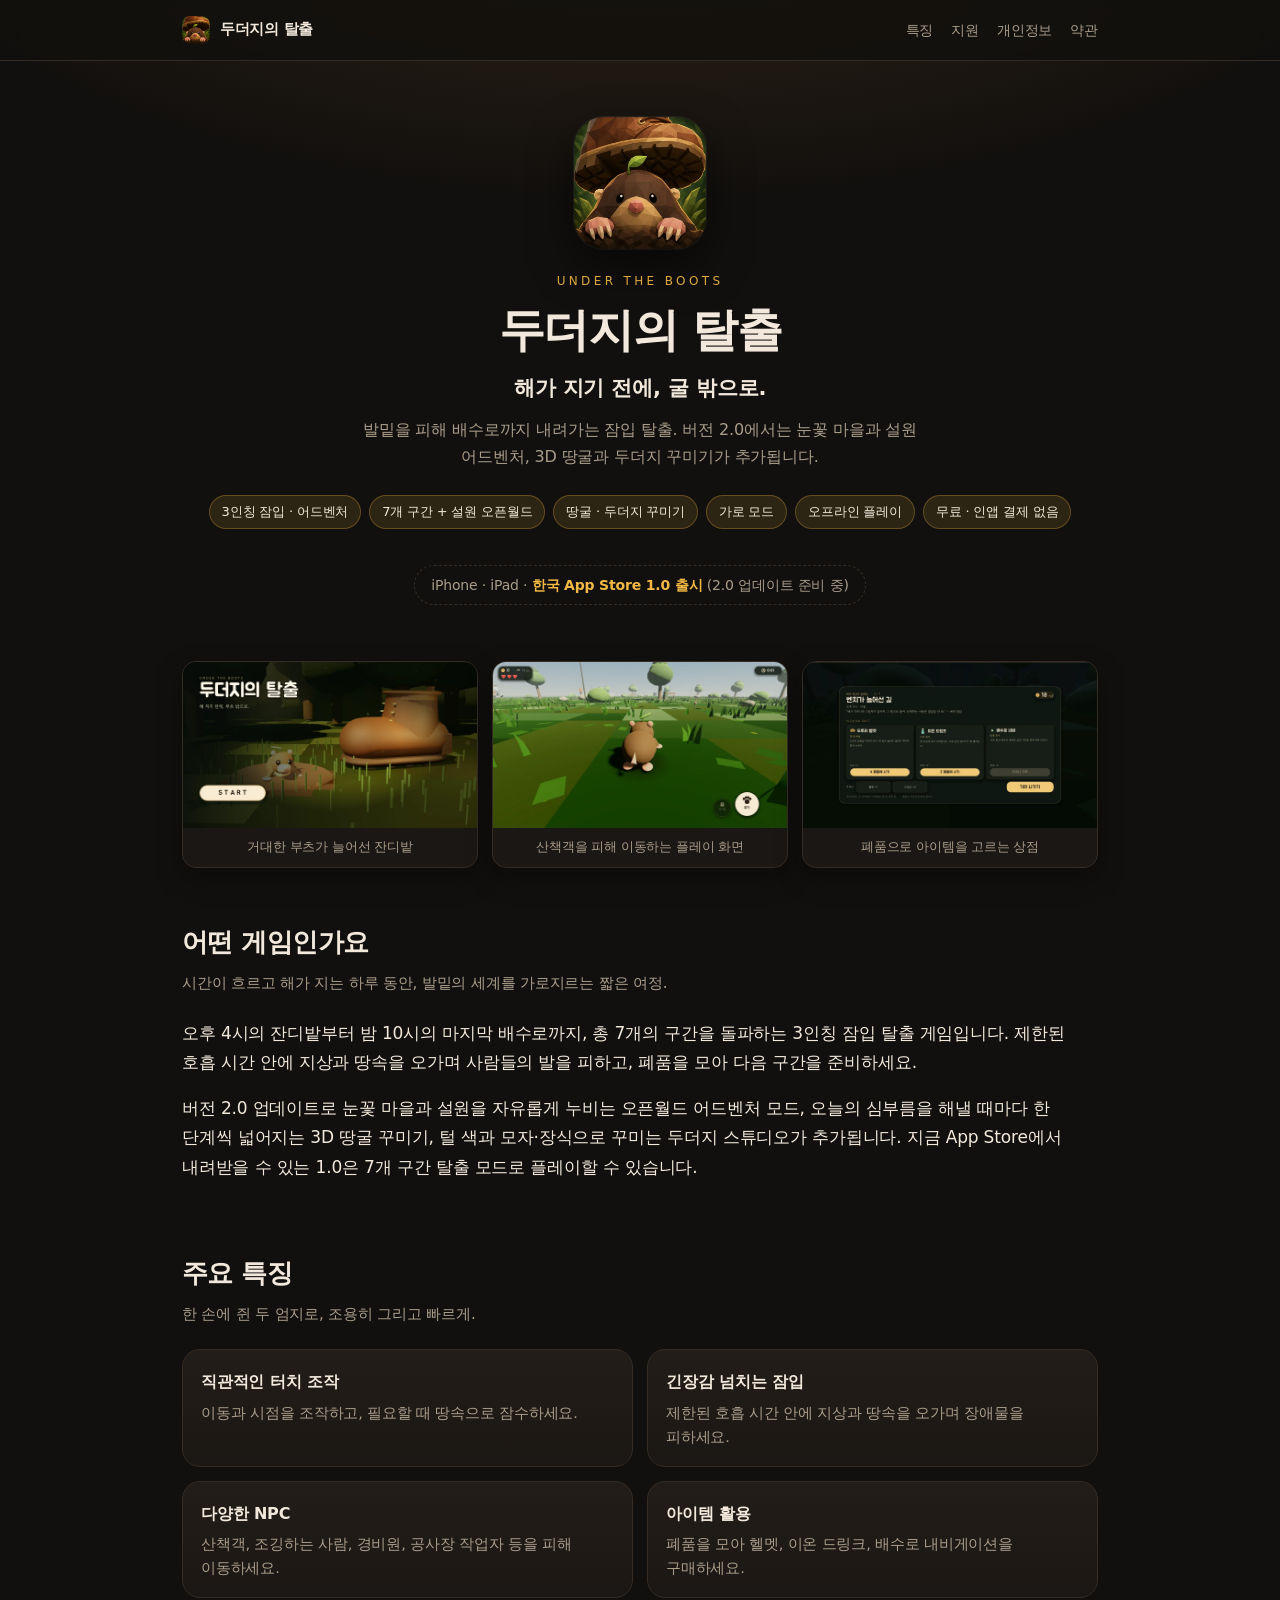
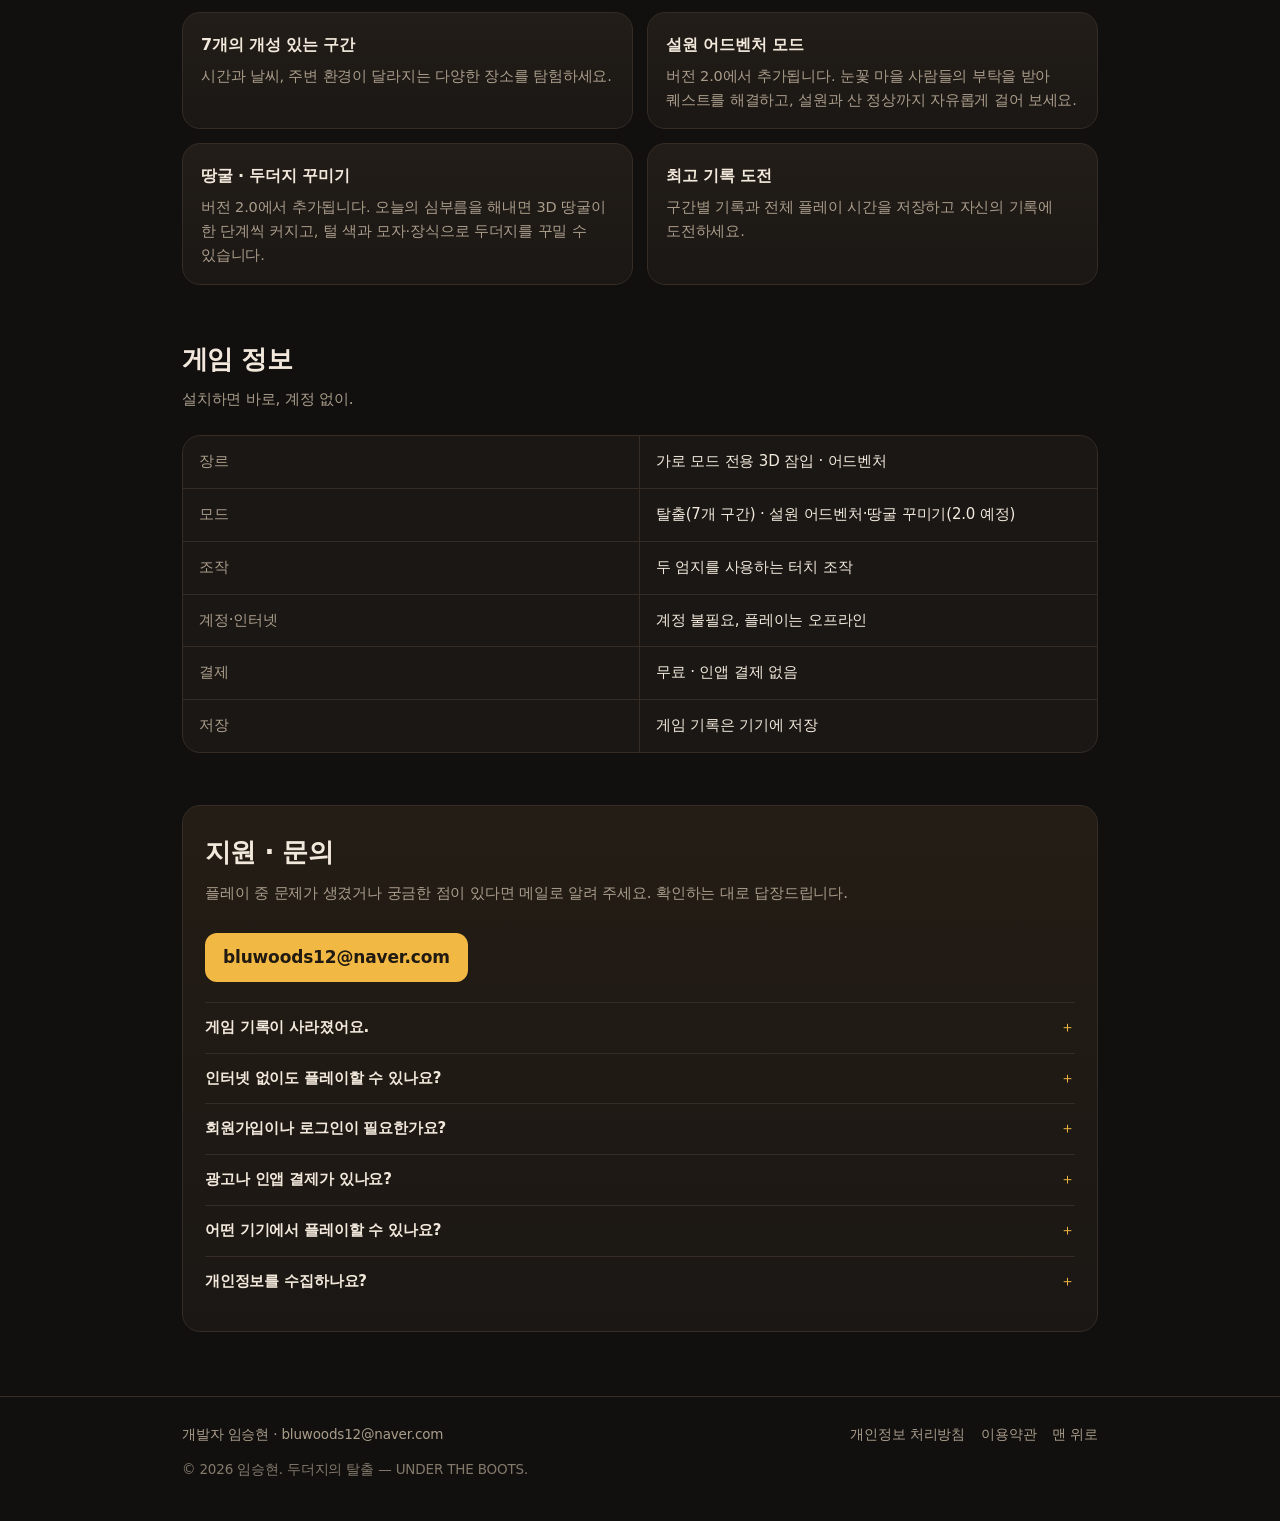
<file: index.html>
<!DOCTYPE html>
<html lang="ko">
<head>
<meta charset="utf-8">
<meta name="viewport" content="width=device-width, initial-scale=1">
<title>두더지의 탈출 — UNDER THE BOOTS</title>
<meta name="description" content="해가 지기 전에, 굴 밖으로. 7개 구간을 돌파하는 3인칭 잠입 탈출, 눈꽃 마을과 설원을 누비는 어드벤처, 매일 커지는 3D 땅굴과 두더지 꾸미기. 두더지의 탈출 — UNDER THE BOOTS.">
<meta name="theme-color" content="#12100e">
<meta property="og:type" content="website">
<meta property="og:title" content="두더지의 탈출 — UNDER THE BOOTS">
<meta property="og:description" content="해가 지기 전에, 굴 밖으로. 7개 구간을 돌파하는 3인칭 잠입 탈출과, 눈꽃 마을·설원을 누비는 어드벤처, 땅굴·두더지 꾸미기.">
<meta property="og:image" content="assets/icon-512.png">
<link rel="icon" href="assets/icon-32.png" sizes="32x32" type="image/png">
<link rel="apple-touch-icon" href="assets/icon-180.png">
<link rel="stylesheet" href="assets/style.css">
</head>
<body>

<header class="site-header">
  <div class="wrap">
    <a class="brand" href="index.html">
      <img src="assets/icon-180.png" alt="" width="28" height="28">
      두더지의 탈출
    </a>
    <nav class="header-nav">
      <a href="#features">특징</a>
      <a href="#support">지원</a>
      <a href="privacy.html">개인정보</a>
      <a href="terms.html">약관</a>
    </nav>
  </div>
</header>

<main>
  <div class="wrap">

    <section class="hero" id="top">
      <picture>
        <source srcset="assets/icon-512.webp" type="image/webp">
        <img class="app-icon" src="assets/icon-512.png" alt="두더지의 탈출 앱 아이콘" width="512" height="512">
      </picture>
      <p class="eyebrow">Under the Boots</p>
      <h1>두더지의 탈출</h1>
      <p class="tagline">해가 지기 전에, 굴 밖으로.</p>
      <p class="lead">발밑을 피해 배수로까지 내려가는 잠입 탈출. 버전 2.0에서는 눈꽃 마을과 설원 어드벤처, 3D 땅굴과 두더지 꾸미기가 추가됩니다.</p>
      <ul class="badges">
        <li>3인칭 잠입 · 어드벤처</li>
        <li>7개 구간 + 설원 오픈월드</li>
        <li>땅굴 · 두더지 꾸미기</li>
        <li>가로 모드</li>
        <li>오프라인 플레이</li>
        <li>무료 · 인앱 결제 없음</li>
      </ul>
      <p class="store-note">iPhone · iPad · <a href="https://apps.apple.com/kr/app/%EB%91%90%EB%8D%94%EC%A7%80%EC%9D%98-%ED%83%88%EC%B6%9C/id6837170808" target="_blank" rel="noopener">한국 App Store 1.0 출시</a> (2.0 업데이트 준비 중)</p>
    </section>

    <section class="gallery" aria-label="게임 화면">
      <div class="shots">
        <figure>
          <picture>
            <source srcset="assets/shot-title.webp" type="image/webp">
            <img src="assets/shot-title.jpg" alt="두더지의 탈출 타이틀 화면" width="1280" height="720" loading="lazy">
          </picture>
          <figcaption>거대한 부츠가 늘어선 잔디밭</figcaption>
        </figure>
        <figure>
          <picture>
            <source srcset="assets/shot-stage1.webp" type="image/webp">
            <img src="assets/shot-stage1.jpg" alt="1구간 플레이 화면" width="1280" height="720" loading="lazy">
          </picture>
          <figcaption>산책객을 피해 이동하는 플레이 화면</figcaption>
        </figure>
        <figure>
          <picture>
            <source srcset="assets/shot-shop.webp" type="image/webp">
            <img src="assets/shot-shop.jpg" alt="구간 시작 전 상점 화면" width="1280" height="720" loading="lazy">
          </picture>
          <figcaption>폐품으로 아이템을 고르는 상점</figcaption>
        </figure>
      </div>
    </section>

    <section class="block" id="about">
      <h2>어떤 게임인가요</h2>
      <p class="section-sub">시간이 흐르고 해가 지는 하루 동안, 발밑의 세계를 가로지르는 짧은 여정.</p>
      <p>오후 4시의 잔디밭부터 밤 10시의 마지막 배수로까지, 총 7개의 구간을 돌파하는 3인칭 잠입 탈출 게임입니다. 제한된 호흡 시간 안에 지상과 땅속을 오가며 사람들의 발을 피하고, 폐품을 모아 다음 구간을 준비하세요.</p>
      <p>버전 2.0 업데이트로 눈꽃 마을과 설원을 자유롭게 누비는 오픈월드 어드벤처 모드, 오늘의 심부름을 해낼 때마다 한 단계씩 넓어지는 3D 땅굴 꾸미기, 털 색과 모자·장식으로 꾸미는 두더지 스튜디오가 추가됩니다. 지금 App Store에서 내려받을 수 있는 1.0은 7개 구간 탈출 모드로 플레이할 수 있습니다.</p>
    </section>

    <section class="block" id="features">
      <h2>주요 특징</h2>
      <p class="section-sub">한 손에 쥔 두 엄지로, 조용히 그리고 빠르게.</p>
      <ul class="cards">
        <li class="card">
          <h3>직관적인 터치 조작</h3>
          <p>이동과 시점을 조작하고, 필요할 때 땅속으로 잠수하세요.</p>
        </li>
        <li class="card">
          <h3>긴장감 넘치는 잠입</h3>
          <p>제한된 호흡 시간 안에 지상과 땅속을 오가며 장애물을 피하세요.</p>
        </li>
        <li class="card">
          <h3>다양한 NPC</h3>
          <p>산책객, 조깅하는 사람, 경비원, 공사장 작업자 등을 피해 이동하세요.</p>
        </li>
        <li class="card">
          <h3>아이템 활용</h3>
          <p>폐품을 모아 헬멧, 이온 드링크, 배수로 내비게이션을 구매하세요.</p>
        </li>
        <li class="card">
          <h3>7개의 개성 있는 구간</h3>
          <p>시간과 날씨, 주변 환경이 달라지는 다양한 장소를 탐험하세요.</p>
        </li>
        <li class="card">
          <h3>설원 어드벤처 모드</h3>
          <p>버전 2.0에서 추가됩니다. 눈꽃 마을 사람들의 부탁을 받아 퀘스트를 해결하고, 설원과 산 정상까지 자유롭게 걸어 보세요.</p>
        </li>
        <li class="card">
          <h3>땅굴 · 두더지 꾸미기</h3>
          <p>버전 2.0에서 추가됩니다. 오늘의 심부름을 해내면 3D 땅굴이 한 단계씩 커지고, 털 색과 모자·장식으로 두더지를 꾸밀 수 있습니다.</p>
        </li>
        <li class="card">
          <h3>최고 기록 도전</h3>
          <p>구간별 기록과 전체 플레이 시간을 저장하고 자신의 기록에 도전하세요.</p>
        </li>
      </ul>
    </section>

    <section class="block" id="info">
      <h2>게임 정보</h2>
      <p class="section-sub">설치하면 바로, 계정 없이.</p>
      <div class="specs">
        <div>장르</div><div>가로 모드 전용 3D 잠입 · 어드벤처</div>
        <div>모드</div><div>탈출(7개 구간) · 설원 어드벤처·땅굴 꾸미기(2.0 예정)</div>
        <div>조작</div><div>두 엄지를 사용하는 터치 조작</div>
        <div>계정·인터넷</div><div>계정 불필요, 플레이는 오프라인</div>
        <div>결제</div><div>무료 · 인앱 결제 없음</div>
        <div>저장</div><div>게임 기록은 기기에 저장</div>
      </div>
    </section>

    <section class="block" id="support">
      <div class="support">
        <h2>지원 · 문의</h2>
        <p class="section-sub">플레이 중 문제가 생겼거나 궁금한 점이 있다면 메일로 알려 주세요. 확인하는 대로 답장드립니다.</p>
        <a class="mail" href="mailto:bluwoods12@naver.com?subject=%EB%91%90%EB%8D%94%EC%A7%80%EC%9D%98%20%ED%83%88%EC%B6%9C%20%EB%AC%B8%EC%9D%98">bluwoods12@naver.com</a>

        <details>
          <summary>게임 기록이 사라졌어요.</summary>
          <p>기록은 기기 안에만 저장되며 서버로 전송되지 않습니다. 앱을 삭제하거나 기기를 바꾸면 기록은 함께 사라지고, 개발자가 복구해 드릴 수 없습니다.</p>
        </details>
        <details>
          <summary>인터넷 없이도 플레이할 수 있나요?</summary>
          <p>네. 게임 플레이는 오프라인으로 동작합니다. 버전 1.0은 인터넷을 전혀 쓰지 않고, 버전 2.0 이후에는 광고를 불러올 때만 연결합니다.</p>
        </details>
        <details>
          <summary>회원가입이나 로그인이 필요한가요?</summary>
          <p>아니요. 계정이 없으며 설치하면 바로 플레이할 수 있습니다.</p>
        </details>
        <details>
          <summary>광고나 인앱 결제가 있나요?</summary>
          <p>앱은 무료이고 인앱 결제가 없습니다. 버전 1.0에는 광고가 없으며, 버전 2.0 이후에는 무료로 제공하기 위해 보상형 광고와 가끔 표시되는 전면 광고가 들어갑니다.</p>
        </details>
        <details>
          <summary>어떤 기기에서 플레이할 수 있나요?</summary>
          <p>iPhone과 iPad에서 가로 모드로 플레이합니다. 세로로 돌리면 가로 화면을 안내합니다.</p>
        </details>
        <details>
          <summary>개인정보를 수집하나요?</summary>
          <p>개발자는 어떤 개인정보도 수집하지 않습니다. 버전 2.0 이후에는 광고 게재를 위해 Google AdMob SDK가 기기 정보를 처리할 수 있으며, 자세한 내용은 <a href="privacy.html">개인정보 처리방침</a>에 적어 두었습니다.</p>
        </details>
      </div>
    </section>

  </div>
</main>

<footer class="site-footer">
  <div class="wrap">
    <div class="row">
      <span>개발자 임승현 · <a href="mailto:bluwoods12@naver.com">bluwoods12@naver.com</a></span>
      <nav>
        <a href="privacy.html">개인정보 처리방침</a>
        <a href="terms.html">이용약관</a>
        <a href="#top">맨 위로</a>
      </nav>
    </div>
    <p class="copyright">© 2026 임승현. 두더지의 탈출 — UNDER THE BOOTS.</p>
  </div>
</footer>

</body>
</html>
</file>
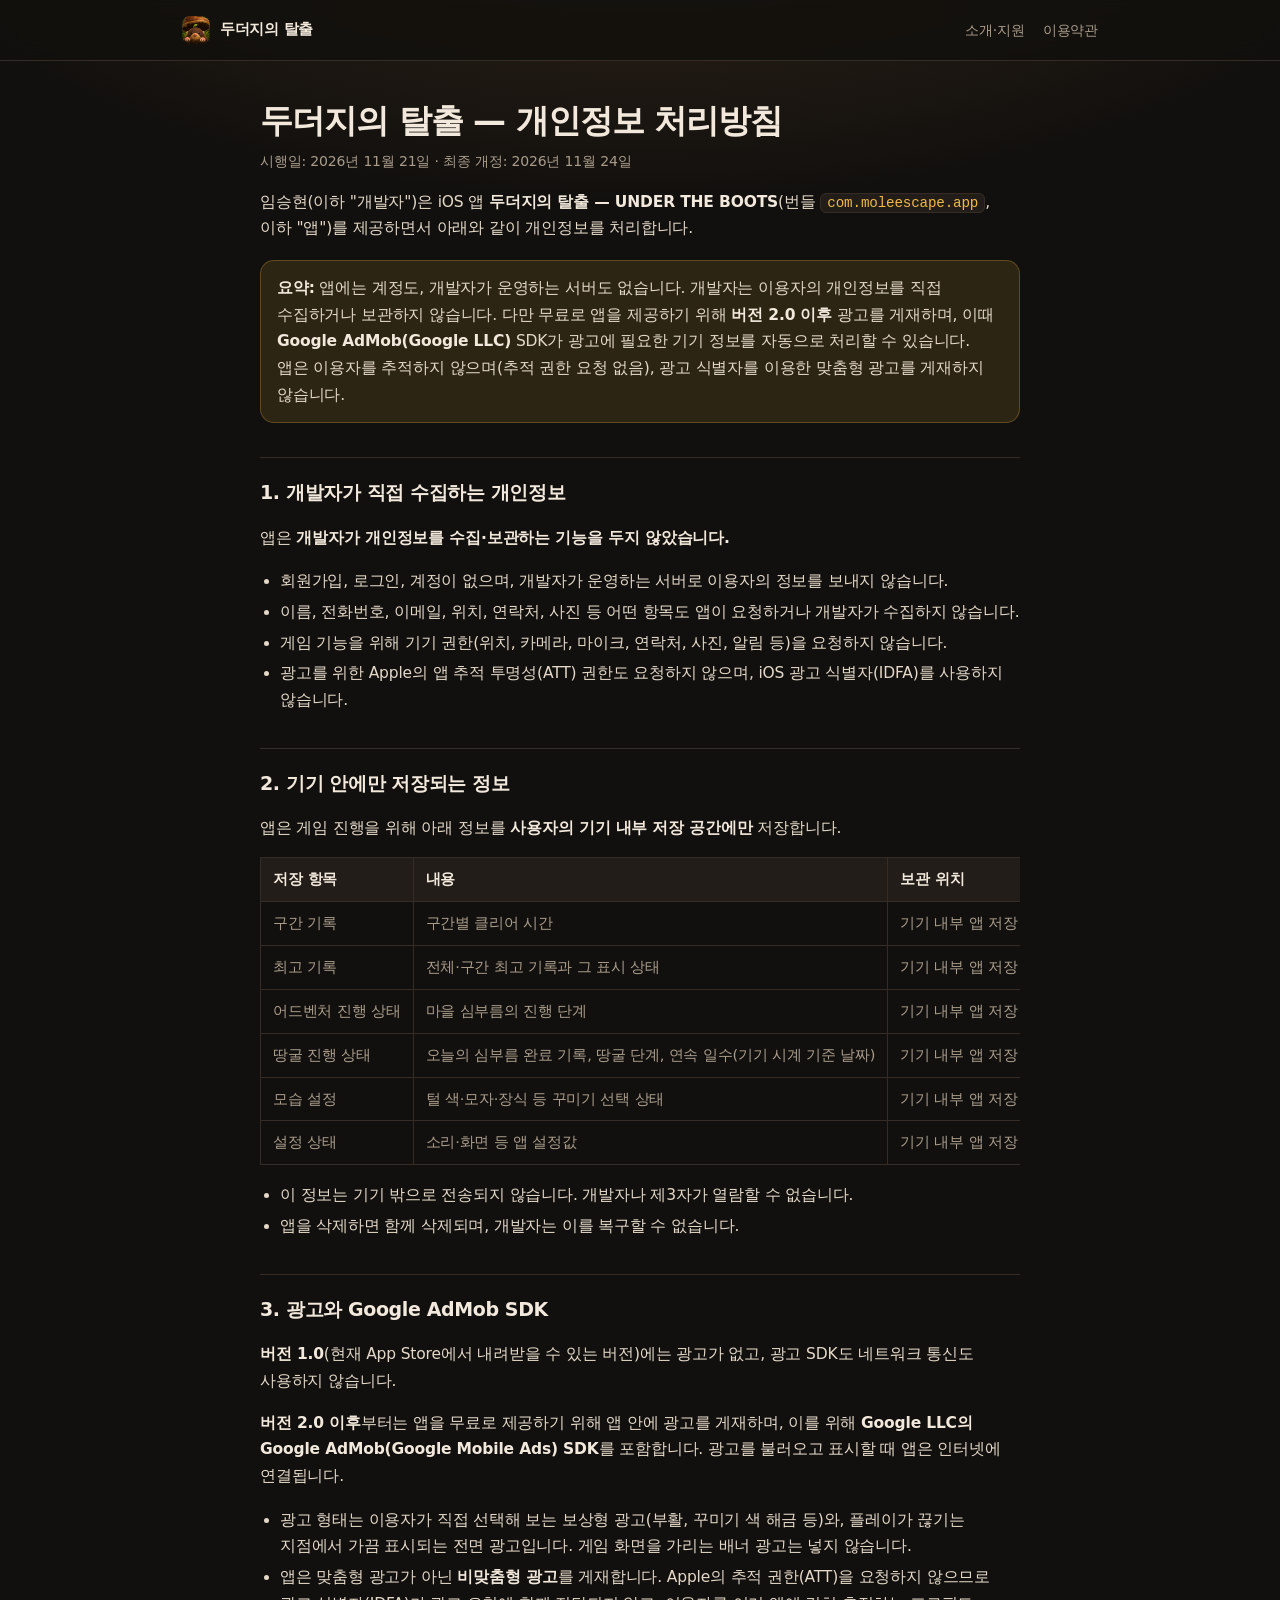
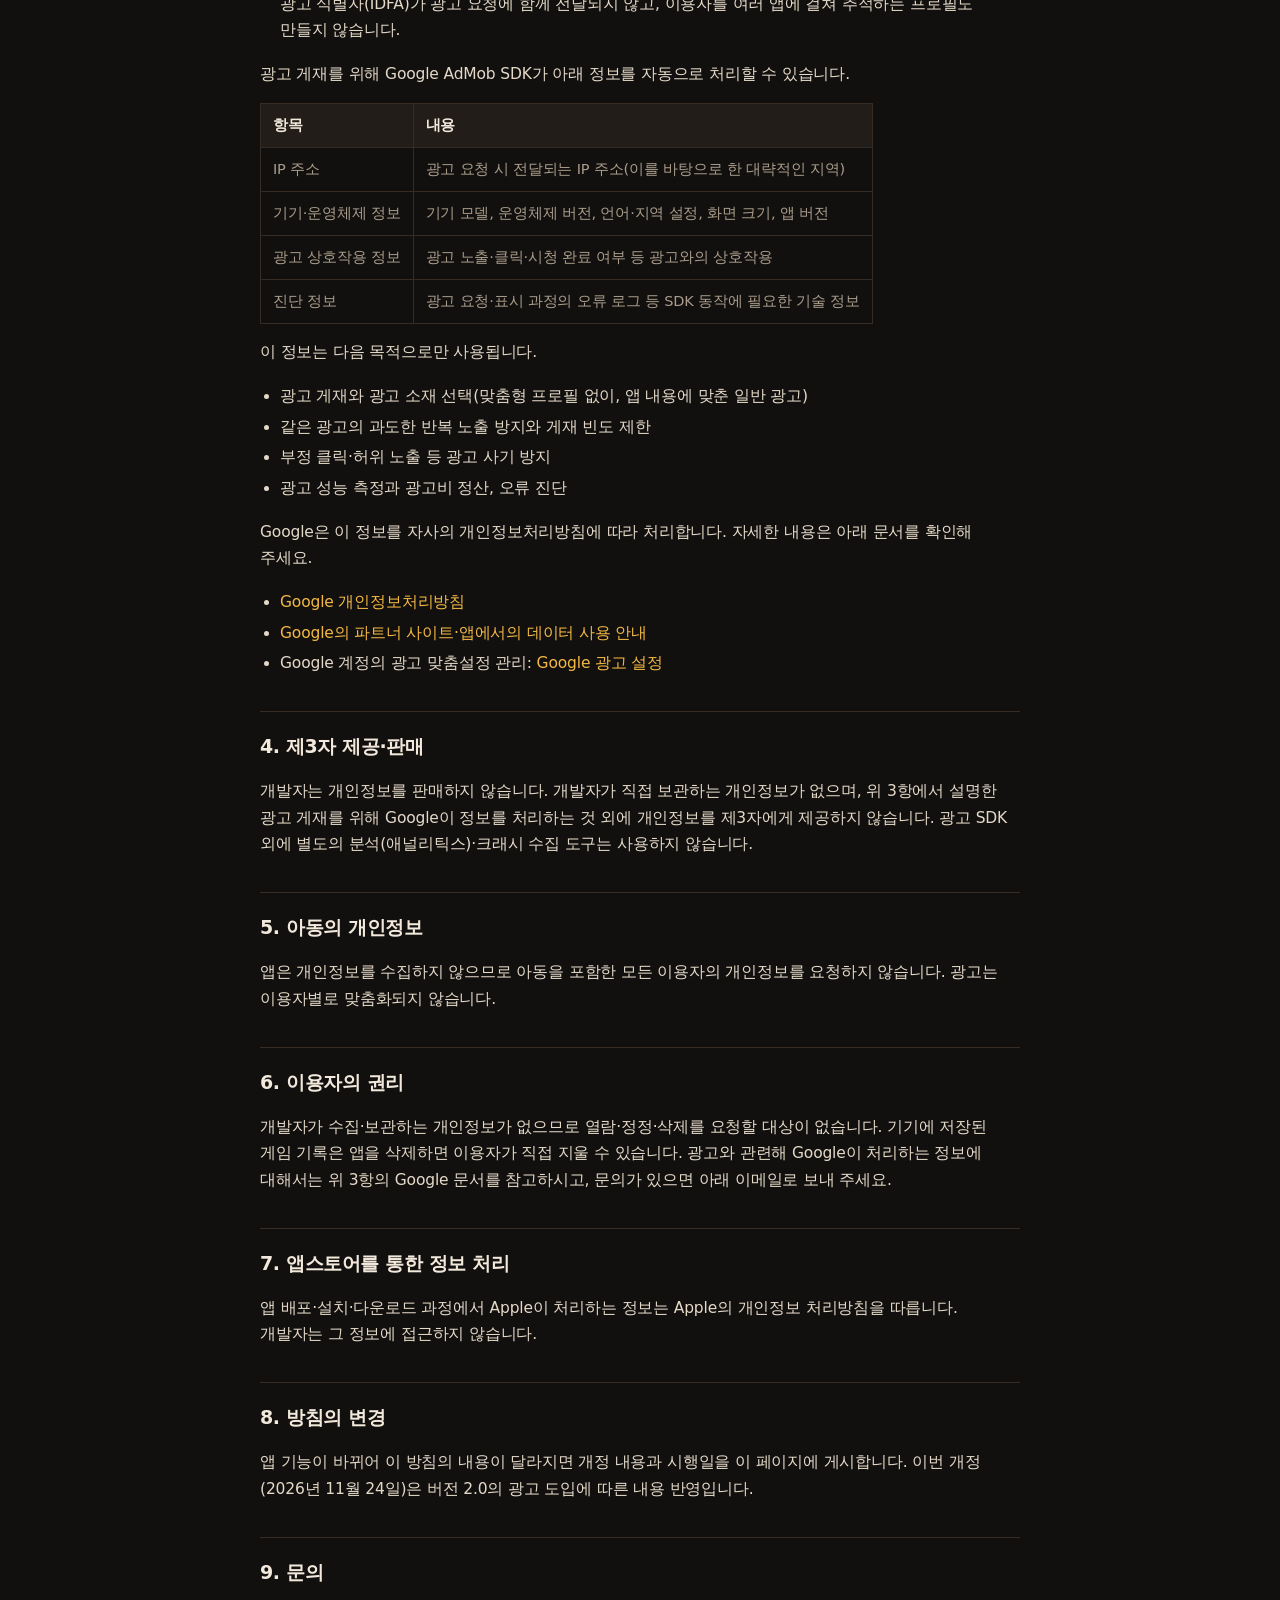
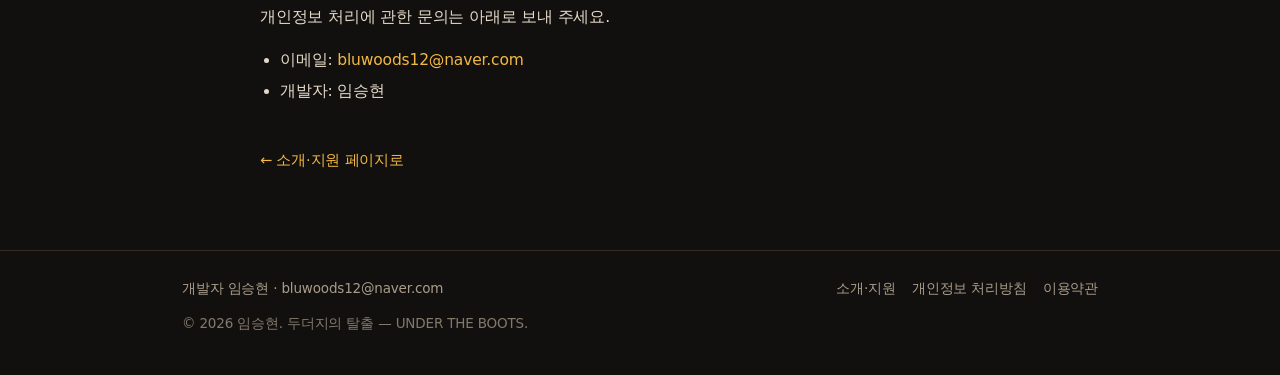
<file: privacy.html>
<!DOCTYPE html>
<html lang="ko">
<head>
<meta charset="utf-8">
<meta name="viewport" content="width=device-width, initial-scale=1">
<title>개인정보 처리방침 — 두더지의 탈출</title>
<meta name="description" content="두더지의 탈출 — UNDER THE BOOTS 개인정보 처리방침. 개발자는 별도 서버로 개인정보를 수집하지 않으며, 버전 2.0 이후 광고 제공을 위해 Google AdMob SDK가 사용됩니다.">
<meta name="theme-color" content="#12100e">
<link rel="icon" href="assets/icon-32.png" sizes="32x32" type="image/png">
<link rel="apple-touch-icon" href="assets/icon-180.png">
<link rel="stylesheet" href="assets/style.css">
</head>
<body>

<header class="site-header">
  <div class="wrap">
    <a class="brand" href="index.html">
      <img src="assets/icon-180.png" alt="" width="28" height="28">
      두더지의 탈출
    </a>
    <nav class="header-nav">
      <a href="index.html">소개·지원</a>
      <a href="terms.html">이용약관</a>
    </nav>
  </div>
</header>

<main>
  <article class="doc wrap">
    <h1>두더지의 탈출 — 개인정보 처리방침</h1>
    <p class="meta">시행일: 2026년 11월 21일 · 최종 개정: 2026년 11월 24일</p>

    <p>임승현(이하 "개발자")은 iOS 앱 <strong>두더지의 탈출 — UNDER THE BOOTS</strong>(번들 <code>com.moleescape.app</code>, 이하 "앱")를 제공하면서 아래와 같이 개인정보를 처리합니다.</p>

    <div class="callout">
      <p><strong>요약:</strong> 앱에는 계정도, 개발자가 운영하는 서버도 없습니다. 개발자는 이용자의 개인정보를 직접 수집하거나 보관하지 않습니다. 다만 무료로 앱을 제공하기 위해 <strong>버전 2.0 이후</strong> 광고를 게재하며, 이때 <strong>Google AdMob(Google LLC)</strong> SDK가 광고에 필요한 기기 정보를 자동으로 처리할 수 있습니다. 앱은 이용자를 추적하지 않으며(추적 권한 요청 없음), 광고 식별자를 이용한 맞춤형 광고를 게재하지 않습니다.</p>
    </div>

    <h2>1. 개발자가 직접 수집하는 개인정보</h2>
    <p>앱은 <strong>개발자가 개인정보를 수집·보관하는 기능을 두지 않았습니다.</strong></p>
    <ul>
      <li>회원가입, 로그인, 계정이 없으며, 개발자가 운영하는 서버로 이용자의 정보를 보내지 않습니다.</li>
      <li>이름, 전화번호, 이메일, 위치, 연락처, 사진 등 어떤 항목도 앱이 요청하거나 개발자가 수집하지 않습니다.</li>
      <li>게임 기능을 위해 기기 권한(위치, 카메라, 마이크, 연락처, 사진, 알림 등)을 요청하지 않습니다.</li>
      <li>광고를 위한 Apple의 앱 추적 투명성(ATT) 권한도 요청하지 않으며, iOS 광고 식별자(IDFA)를 사용하지 않습니다.</li>
    </ul>

    <h2>2. 기기 안에만 저장되는 정보</h2>
    <p>앱은 게임 진행을 위해 아래 정보를 <strong>사용자의 기기 내부 저장 공간에만</strong> 저장합니다.</p>
    <table>
      <thead>
        <tr><th>저장 항목</th><th>내용</th><th>보관 위치</th></tr>
      </thead>
      <tbody>
        <tr><td>구간 기록</td><td>구간별 클리어 시간</td><td>기기 내부 앱 저장 공간</td></tr>
        <tr><td>최고 기록</td><td>전체·구간 최고 기록과 그 표시 상태</td><td>기기 내부 앱 저장 공간</td></tr>
        <tr><td>어드벤처 진행 상태</td><td>마을 심부름의 진행 단계</td><td>기기 내부 앱 저장 공간</td></tr>
        <tr><td>땅굴 진행 상태</td><td>오늘의 심부름 완료 기록, 땅굴 단계, 연속 일수(기기 시계 기준 날짜)</td><td>기기 내부 앱 저장 공간</td></tr>
        <tr><td>모습 설정</td><td>털 색·모자·장식 등 꾸미기 선택 상태</td><td>기기 내부 앱 저장 공간</td></tr>
        <tr><td>설정 상태</td><td>소리·화면 등 앱 설정값</td><td>기기 내부 앱 저장 공간</td></tr>
      </tbody>
    </table>
    <ul>
      <li>이 정보는 기기 밖으로 전송되지 않습니다. 개발자나 제3자가 열람할 수 없습니다.</li>
      <li>앱을 삭제하면 함께 삭제되며, 개발자는 이를 복구할 수 없습니다.</li>
    </ul>

    <h2>3. 광고와 Google AdMob SDK</h2>
    <p><strong>버전 1.0</strong>(현재 App Store에서 내려받을 수 있는 버전)에는 광고가 없고, 광고 SDK도 네트워크 통신도 사용하지 않습니다.</p>
    <p><strong>버전 2.0 이후</strong>부터는 앱을 무료로 제공하기 위해 앱 안에 광고를 게재하며, 이를 위해 <strong>Google LLC의 Google AdMob(Google Mobile Ads) SDK</strong>를 포함합니다. 광고를 불러오고 표시할 때 앱은 인터넷에 연결됩니다.</p>
    <ul>
      <li>광고 형태는 이용자가 직접 선택해 보는 보상형 광고(부활, 꾸미기 색 해금 등)와, 플레이가 끊기는 지점에서 가끔 표시되는 전면 광고입니다. 게임 화면을 가리는 배너 광고는 넣지 않습니다.</li>
      <li>앱은 맞춤형 광고가 아닌 <strong>비맞춤형 광고</strong>를 게재합니다. Apple의 추적 권한(ATT)을 요청하지 않으므로 광고 식별자(IDFA)가 광고 요청에 함께 전달되지 않고, 이용자를 여러 앱에 걸쳐 추적하는 프로필도 만들지 않습니다.</li>
    </ul>
    <p>광고 게재를 위해 Google AdMob SDK가 아래 정보를 자동으로 처리할 수 있습니다.</p>
    <table>
      <thead>
        <tr><th>항목</th><th>내용</th></tr>
      </thead>
      <tbody>
        <tr><td>IP 주소</td><td>광고 요청 시 전달되는 IP 주소(이를 바탕으로 한 대략적인 지역)</td></tr>
        <tr><td>기기·운영체제 정보</td><td>기기 모델, 운영체제 버전, 언어·지역 설정, 화면 크기, 앱 버전</td></tr>
        <tr><td>광고 상호작용 정보</td><td>광고 노출·클릭·시청 완료 여부 등 광고와의 상호작용</td></tr>
        <tr><td>진단 정보</td><td>광고 요청·표시 과정의 오류 로그 등 SDK 동작에 필요한 기술 정보</td></tr>
      </tbody>
    </table>
    <p>이 정보는 다음 목적으로만 사용됩니다.</p>
    <ul>
      <li>광고 게재와 광고 소재 선택(맞춤형 프로필 없이, 앱 내용에 맞춘 일반 광고)</li>
      <li>같은 광고의 과도한 반복 노출 방지와 게재 빈도 제한</li>
      <li>부정 클릭·허위 노출 등 광고 사기 방지</li>
      <li>광고 성능 측정과 광고비 정산, 오류 진단</li>
    </ul>
    <p>Google은 이 정보를 자사의 개인정보처리방침에 따라 처리합니다. 자세한 내용은 아래 문서를 확인해 주세요.</p>
    <ul>
      <li><a href="https://policies.google.com/privacy?hl=ko" target="_blank" rel="noopener">Google 개인정보처리방침</a></li>
      <li><a href="https://policies.google.com/technologies/partner-sites?hl=ko" target="_blank" rel="noopener">Google의 파트너 사이트·앱에서의 데이터 사용 안내</a></li>
      <li>Google 계정의 광고 맞춤설정 관리: <a href="https://adssettings.google.com/" target="_blank" rel="noopener">Google 광고 설정</a></li>
    </ul>

    <h2>4. 제3자 제공·판매</h2>
    <p>개발자는 개인정보를 판매하지 않습니다. 개발자가 직접 보관하는 개인정보가 없으며, 위 3항에서 설명한 광고 게재를 위해 Google이 정보를 처리하는 것 외에 개인정보를 제3자에게 제공하지 않습니다. 광고 SDK 외에 별도의 분석(애널리틱스)·크래시 수집 도구는 사용하지 않습니다.</p>

    <h2>5. 아동의 개인정보</h2>
    <p>앱은 개인정보를 수집하지 않으므로 아동을 포함한 모든 이용자의 개인정보를 요청하지 않습니다. 광고는 이용자별로 맞춤화되지 않습니다.</p>

    <h2>6. 이용자의 권리</h2>
    <p>개발자가 수집·보관하는 개인정보가 없으므로 열람·정정·삭제를 요청할 대상이 없습니다. 기기에 저장된 게임 기록은 앱을 삭제하면 이용자가 직접 지울 수 있습니다. 광고와 관련해 Google이 처리하는 정보에 대해서는 위 3항의 Google 문서를 참고하시고, 문의가 있으면 아래 이메일로 보내 주세요.</p>

    <h2>7. 앱스토어를 통한 정보 처리</h2>
    <p>앱 배포·설치·다운로드 과정에서 Apple이 처리하는 정보는 Apple의 개인정보 처리방침을 따릅니다. 개발자는 그 정보에 접근하지 않습니다.</p>

    <h2>8. 방침의 변경</h2>
    <p>앱 기능이 바뀌어 이 방침의 내용이 달라지면 개정 내용과 시행일을 이 페이지에 게시합니다. 이번 개정(2026년 11월 24일)은 버전 2.0의 광고 도입에 따른 내용 반영입니다.</p>

    <h2>9. 문의</h2>
    <p>개인정보 처리에 관한 문의는 아래로 보내 주세요.</p>
    <ul>
      <li>이메일: <a href="mailto:bluwoods12@naver.com">bluwoods12@naver.com</a></li>
      <li>개발자: 임승현</li>
    </ul>

    <a class="back" href="index.html">← 소개·지원 페이지로</a>
  </article>
</main>

<footer class="site-footer">
  <div class="wrap">
    <div class="row">
      <span>개발자 임승현 · <a href="mailto:bluwoods12@naver.com">bluwoods12@naver.com</a></span>
      <nav>
        <a href="index.html">소개·지원</a>
        <a href="privacy.html">개인정보 처리방침</a>
        <a href="terms.html">이용약관</a>
      </nav>
    </div>
    <p class="copyright">© 2026 임승현. 두더지의 탈출 — UNDER THE BOOTS.</p>
  </div>
</footer>

</body>
</html>
</file>
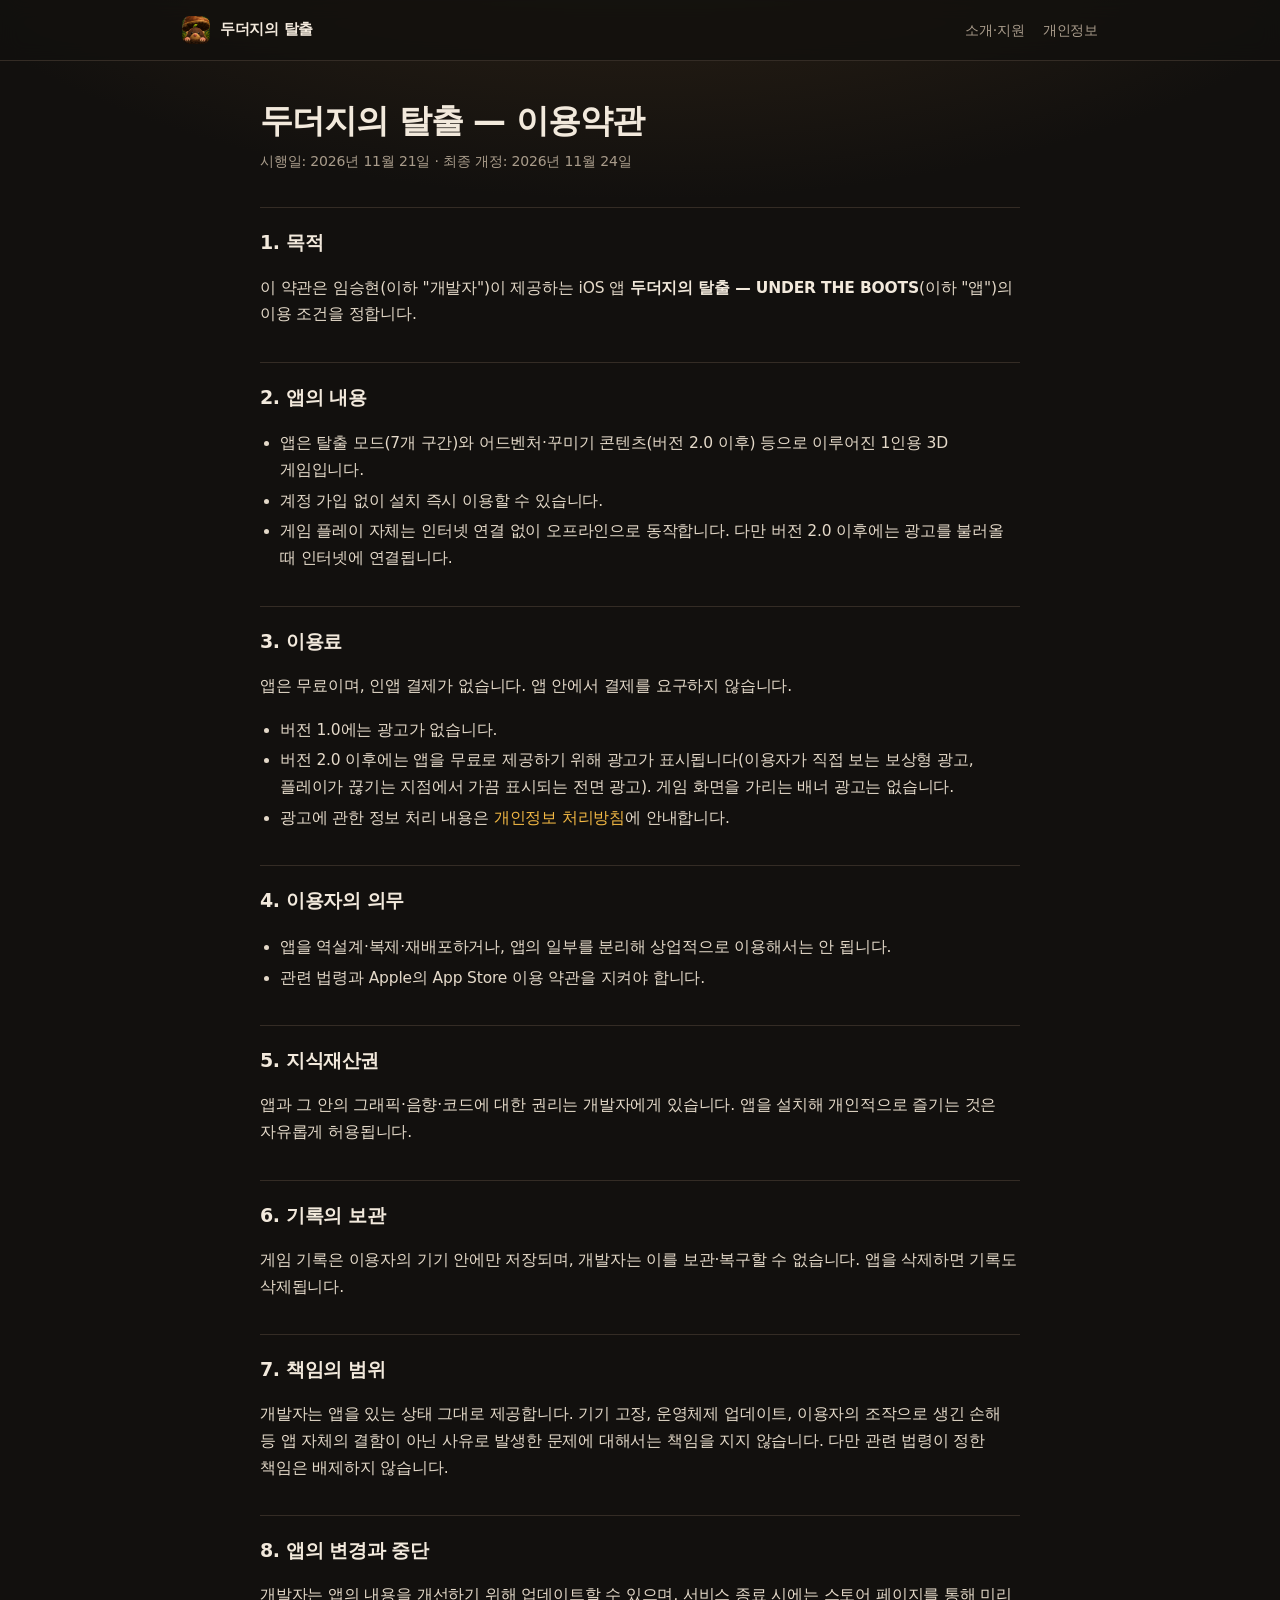
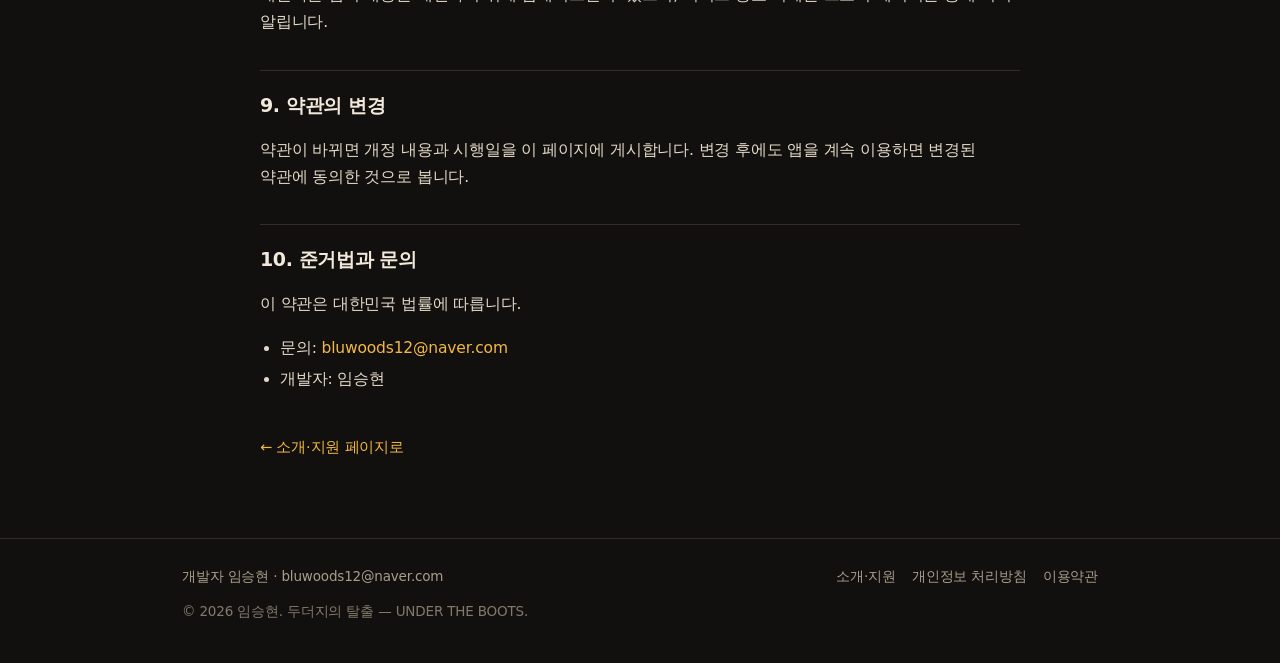
<file: terms.html>
<!DOCTYPE html>
<html lang="ko">
<head>
<meta charset="utf-8">
<meta name="viewport" content="width=device-width, initial-scale=1">
<title>이용약관 — 두더지의 탈출</title>
<meta name="description" content="두더지의 탈출 — UNDER THE BOOTS 이용약관.">
<meta name="theme-color" content="#12100e">
<link rel="icon" href="assets/icon-32.png" sizes="32x32" type="image/png">
<link rel="apple-touch-icon" href="assets/icon-180.png">
<link rel="stylesheet" href="assets/style.css">
</head>
<body>

<header class="site-header">
  <div class="wrap">
    <a class="brand" href="index.html">
      <img src="assets/icon-180.png" alt="" width="28" height="28">
      두더지의 탈출
    </a>
    <nav class="header-nav">
      <a href="index.html">소개·지원</a>
      <a href="privacy.html">개인정보</a>
    </nav>
  </div>
</header>

<main>
  <article class="doc wrap">
    <h1>두더지의 탈출 — 이용약관</h1>
    <p class="meta">시행일: 2026년 11월 21일 · 최종 개정: 2026년 11월 24일</p>

    <h2>1. 목적</h2>
    <p>이 약관은 임승현(이하 "개발자")이 제공하는 iOS 앱 <strong>두더지의 탈출 — UNDER THE BOOTS</strong>(이하 "앱")의 이용 조건을 정합니다.</p>

    <h2>2. 앱의 내용</h2>
    <ul>
      <li>앱은 탈출 모드(7개 구간)와 어드벤처·꾸미기 콘텐츠(버전 2.0 이후) 등으로 이루어진 1인용 3D 게임입니다.</li>
      <li>계정 가입 없이 설치 즉시 이용할 수 있습니다.</li>
      <li>게임 플레이 자체는 인터넷 연결 없이 오프라인으로 동작합니다. 다만 버전 2.0 이후에는 광고를 불러올 때 인터넷에 연결됩니다.</li>
    </ul>

    <h2>3. 이용료</h2>
    <p>앱은 무료이며, 인앱 결제가 없습니다. 앱 안에서 결제를 요구하지 않습니다.</p>
    <ul>
      <li>버전 1.0에는 광고가 없습니다.</li>
      <li>버전 2.0 이후에는 앱을 무료로 제공하기 위해 광고가 표시됩니다(이용자가 직접 보는 보상형 광고, 플레이가 끊기는 지점에서 가끔 표시되는 전면 광고). 게임 화면을 가리는 배너 광고는 없습니다.</li>
      <li>광고에 관한 정보 처리 내용은 <a href="privacy.html">개인정보 처리방침</a>에 안내합니다.</li>
    </ul>

    <h2>4. 이용자의 의무</h2>
    <ul>
      <li>앱을 역설계·복제·재배포하거나, 앱의 일부를 분리해 상업적으로 이용해서는 안 됩니다.</li>
      <li>관련 법령과 Apple의 App Store 이용 약관을 지켜야 합니다.</li>
    </ul>

    <h2>5. 지식재산권</h2>
    <p>앱과 그 안의 그래픽·음향·코드에 대한 권리는 개발자에게 있습니다. 앱을 설치해 개인적으로 즐기는 것은 자유롭게 허용됩니다.</p>

    <h2>6. 기록의 보관</h2>
    <p>게임 기록은 이용자의 기기 안에만 저장되며, 개발자는 이를 보관·복구할 수 없습니다. 앱을 삭제하면 기록도 삭제됩니다.</p>

    <h2>7. 책임의 범위</h2>
    <p>개발자는 앱을 있는 상태 그대로 제공합니다. 기기 고장, 운영체제 업데이트, 이용자의 조작으로 생긴 손해 등 앱 자체의 결함이 아닌 사유로 발생한 문제에 대해서는 책임을 지지 않습니다. 다만 관련 법령이 정한 책임은 배제하지 않습니다.</p>

    <h2>8. 앱의 변경과 중단</h2>
    <p>개발자는 앱의 내용을 개선하기 위해 업데이트할 수 있으며, 서비스 종료 시에는 스토어 페이지를 통해 미리 알립니다.</p>

    <h2>9. 약관의 변경</h2>
    <p>약관이 바뀌면 개정 내용과 시행일을 이 페이지에 게시합니다. 변경 후에도 앱을 계속 이용하면 변경된 약관에 동의한 것으로 봅니다.</p>

    <h2>10. 준거법과 문의</h2>
    <p>이 약관은 대한민국 법률에 따릅니다.</p>
    <ul>
      <li>문의: <a href="mailto:bluwoods12@naver.com">bluwoods12@naver.com</a></li>
      <li>개발자: 임승현</li>
    </ul>

    <a class="back" href="index.html">← 소개·지원 페이지로</a>
  </article>
</main>

<footer class="site-footer">
  <div class="wrap">
    <div class="row">
      <span>개발자 임승현 · <a href="mailto:bluwoods12@naver.com">bluwoods12@naver.com</a></span>
      <nav>
        <a href="index.html">소개·지원</a>
        <a href="privacy.html">개인정보 처리방침</a>
        <a href="terms.html">이용약관</a>
      </nav>
    </div>
    <p class="copyright">© 2026 임승현. 두더지의 탈출 — UNDER THE BOOTS.</p>
  </div>
</footer>

</body>
</html>
</file>
<file: assets/style.css>
/* 두더지의 탈출 — UNDER THE BOOTS : 정적 사이트 스타일 */
:root {
  --bg: #12100e;
  --bg-soft: #1b1714;
  --panel: #221d18;
  --line: #342c25;
  --text: #f2e9dc;
  --muted: #a99c8b;
  --accent: #f2b844;
  --accent-soft: rgba(242, 184, 68, 0.12);
  --leaf: #93c46b;
  --radius: 18px;
  --maxw: 960px;
}

* { box-sizing: border-box; }

html { -webkit-text-size-adjust: 100%; scroll-behavior: smooth; }

body {
  margin: 0;
  background:
    radial-gradient(1200px 600px at 50% -220px, #3a2b1a 0%, rgba(58, 43, 26, 0) 70%),
    var(--bg);
  color: var(--text);
  font-family: "Pretendard", -apple-system, BlinkMacSystemFont, "Apple SD Gothic Neo",
    "Malgun Gothic", "맑은 고딕", "Noto Sans KR", system-ui, sans-serif;
  font-size: 17px;
  line-height: 1.72;
  letter-spacing: -0.01em;
  word-break: keep-all;
}

.wrap { width: 100%; max-width: var(--maxw); margin: 0 auto; padding: 0 22px; }

a { color: var(--accent); text-decoration: none; }
a:hover { text-decoration: underline; }

/* 상단 바 */
.site-header {
  border-bottom: 1px solid var(--line);
  background: rgba(18, 16, 14, 0.82);
  backdrop-filter: saturate(140%) blur(10px);
  position: sticky;
  top: 0;
  z-index: 10;
}
.site-header .wrap {
  display: flex;
  align-items: center;
  gap: 14px;
  min-height: 60px;
  padding-top: 8px;
  padding-bottom: 8px;
}
.brand {
  display: flex;
  align-items: center;
  gap: 10px;
  color: var(--text);
  font-weight: 700;
  font-size: 15px;
  letter-spacing: -0.02em;
}
.brand:hover { text-decoration: none; }
.brand img { width: 28px; height: 28px; border-radius: 8px; display: block; }
.header-nav { margin-left: auto; display: flex; gap: 18px; font-size: 14px; }
.header-nav a { color: var(--muted); }
.header-nav a:hover { color: var(--text); text-decoration: none; }

/* 히어로 */
.hero { padding: 56px 0 34px; text-align: center; }
.app-icon {
  width: 132px;
  height: 132px;
  border-radius: 30px;
  display: block;
  margin: 0 auto 22px;
  box-shadow: 0 18px 44px rgba(0, 0, 0, 0.55), 0 0 0 1px rgba(242, 233, 220, 0.08);
}
.eyebrow {
  font-size: 12px;
  letter-spacing: 0.28em;
  text-transform: uppercase;
  color: var(--accent);
  opacity: 0.9;
  margin: 0 0 10px;
}
h1 {
  font-size: clamp(30px, 6vw, 46px);
  line-height: 1.22;
  margin: 0 0 12px;
  letter-spacing: -0.03em;
}
.hero .tagline {
  font-size: clamp(17px, 3.4vw, 21px);
  color: var(--text);
  margin: 0 0 10px;
  font-weight: 600;
}
.hero .lead { color: var(--muted); margin: 0 auto 24px; max-width: 620px; font-size: 16px; }

.badges {
  display: flex;
  flex-wrap: wrap;
  gap: 8px;
  justify-content: center;
  margin: 0 0 22px;
  padding: 0;
  list-style: none;
}
.badges li {
  font-size: 13px;
  color: var(--text);
  background: var(--accent-soft);
  border: 1px solid rgba(242, 184, 68, 0.28);
  padding: 5px 12px;
  border-radius: 999px;
  white-space: nowrap;
}
.store-note {
  display: inline-block;
  font-size: 14px;
  color: var(--muted);
  border: 1px dashed var(--line);
  border-radius: 999px;
  padding: 7px 16px;
}
.store-note a { color: var(--accent); font-weight: 600; }
.store-note a:hover { text-decoration: underline; text-underline-offset: 3px; }

/* 스크린샷 */
.gallery { padding: 8px 0 8px; }
.shots {
  display: grid;
  grid-template-columns: repeat(3, 1fr);
  gap: 14px;
}
.shots figure {
  margin: 0;
  border-radius: 14px;
  overflow: hidden;
  border: 1px solid var(--line);
  background: var(--bg-soft);
  box-shadow: 0 10px 26px rgba(0, 0, 0, 0.35);
}
.shots img { display: block; width: 100%; height: auto; }
.shots figcaption { font-size: 12.5px; color: var(--muted); padding: 8px 10px 10px; text-align: center; }

/* 섹션 */
section.block { padding: 44px 0 8px; }
h2 {
  font-size: clamp(21px, 4vw, 26px);
  margin: 0 0 6px;
  letter-spacing: -0.02em;
}
.section-sub { color: var(--muted); margin: 0 0 22px; font-size: 15px; }

.cards {
  display: grid;
  grid-template-columns: repeat(2, minmax(0, 1fr));
  gap: 14px;
  padding: 0;
  margin: 0;
  list-style: none;
}
.card {
  background: linear-gradient(180deg, var(--panel) 0%, var(--bg-soft) 100%);
  border: 1px solid var(--line);
  border-radius: var(--radius);
  padding: 18px 18px 16px;
}
.card h3 {
  font-size: 16px;
  margin: 0 0 6px;
  color: var(--text);
}
.card p { margin: 0; color: var(--muted); font-size: 14.5px; line-height: 1.65; }

.specs {
  display: grid;
  grid-template-columns: repeat(2, minmax(0, 1fr));
  gap: 0;
  border: 1px solid var(--line);
  border-radius: var(--radius);
  overflow: hidden;
  background: var(--bg-soft);
  margin: 0;
}
.specs div {
  padding: 13px 16px;
  border-bottom: 1px solid var(--line);
  font-size: 15px;
}
.specs div:nth-child(odd) { border-right: 1px solid var(--line); color: var(--muted); }
.specs div:nth-last-child(-n + 2) { border-bottom: 0; }

/* 지원 */
.support {
  background: linear-gradient(180deg, #241d15 0%, var(--bg-soft) 100%);
  border: 1px solid var(--line);
  border-radius: var(--radius);
  padding: 24px 22px;
}
.support h2 { margin-top: 0; }
.mail {
  display: inline-block;
  font-weight: 700;
  font-size: 17px;
  background: var(--accent);
  color: #201a10;
  padding: 10px 18px;
  border-radius: 12px;
  margin: 4px 0 20px;
}
.mail:hover { text-decoration: none; filter: brightness(1.06); }
details {
  border-top: 1px solid var(--line);
  padding: 12px 0 12px;
}
details summary {
  cursor: pointer;
  font-weight: 600;
  font-size: 15px;
  list-style: none;
}
details summary::-webkit-details-marker { display: none; }
details summary::after { content: "＋"; float: right; color: var(--accent); font-weight: 400; }
details[open] summary::after { content: "－"; }
details p { margin: 8px 0 0; color: var(--muted); font-size: 14.5px; }

/* 문서 페이지 (개인정보 처리방침·이용약관) */
.doc { max-width: 760px; margin: 0 auto; padding: 40px 0 20px; }
.doc h1 { font-size: clamp(25px, 5vw, 33px); margin-bottom: 8px; }
.doc .meta { color: var(--muted); font-size: 14px; margin: 0 0 8px; }
.doc h2 {
  font-size: 19px;
  margin: 34px 0 8px;
  padding-top: 18px;
  border-top: 1px solid var(--line);
}
.doc p, .doc li { font-size: 15.5px; color: #e4d9c9; }
.doc ul { padding-left: 20px; }
.doc li { margin: 4px 0; }
.doc strong { color: var(--text); }
.doc code {
  font-family: ui-monospace, SFMono-Regular, Menlo, Consolas, monospace;
  font-size: 0.92em;
  background: var(--panel);
  border: 1px solid var(--line);
  border-radius: 6px;
  padding: 1px 6px;
  color: var(--accent);
}
.doc table {
  width: 100%;
  border-collapse: collapse;
  font-size: 14.5px;
  margin: 14px 0 8px;
  display: block;
  overflow-x: auto;
}
.doc th, .doc td {
  border: 1px solid var(--line);
  padding: 9px 12px;
  text-align: left;
  vertical-align: top;
  white-space: nowrap;
}
.doc th { background: var(--panel); color: var(--text); font-weight: 600; }
.doc td { color: var(--muted); }
.doc .callout {
  background: var(--accent-soft);
  border: 1px solid rgba(242, 184, 68, 0.25);
  border-radius: 14px;
  padding: 14px 16px;
  margin: 18px 0;
}
.doc .callout p { margin: 0; }
.back { display: inline-block; margin: 26px 0 0; font-size: 14.5px; }

/* 푸터 */
.site-footer {
  margin-top: 56px;
  border-top: 1px solid var(--line);
  padding: 26px 0 40px;
  color: var(--muted);
  font-size: 13.5px;
}
.site-footer .row {
  display: flex;
  flex-wrap: wrap;
  gap: 8px 18px;
  align-items: center;
  justify-content: space-between;
}
.site-footer nav { display: flex; gap: 16px; flex-wrap: wrap; }
.site-footer a { color: var(--muted); }
.site-footer a:hover { color: var(--text); }
.copyright { margin: 12px 0 0; opacity: 0.75; }

@media (max-width: 720px) {
  body { font-size: 16px; }
  .hero { padding-top: 38px; }
  .app-icon { width: 108px; height: 108px; border-radius: 25px; }
  .cards, .specs { grid-template-columns: 1fr; }
  .specs div:nth-child(odd) { border-right: 0; }
  .specs div:nth-last-child(2) { border-bottom: 1px solid var(--line); }
  .shots {
    display: flex;
    overflow-x: auto;
    scroll-snap-type: x mandatory;
    padding-bottom: 6px;
    -webkit-overflow-scrolling: touch;
  }
  .shots figure { flex: 0 0 86%; scroll-snap-align: center; }
  .header-nav { gap: 12px; font-size: 13px; }
  .doc { padding-top: 28px; }
}

@media (prefers-reduced-motion: reduce) {
  html { scroll-behavior: auto; }
}
</file>
